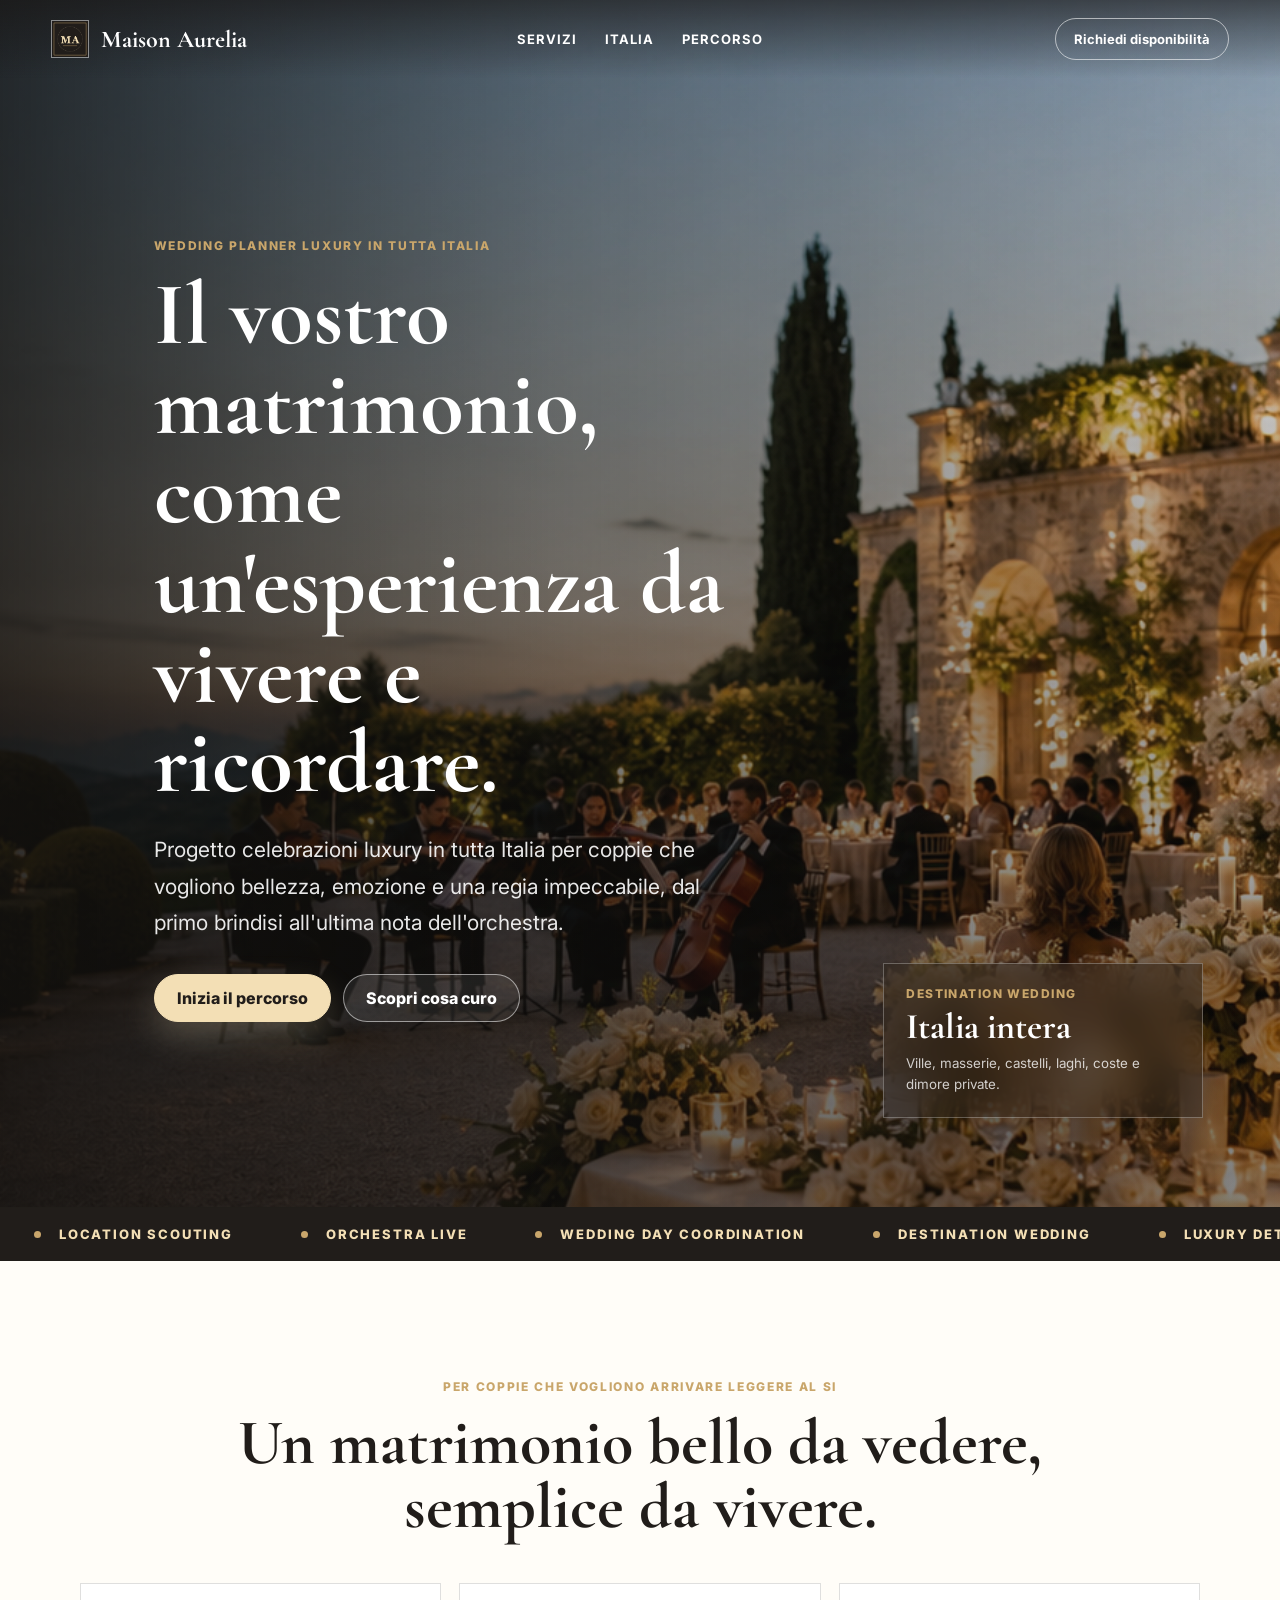
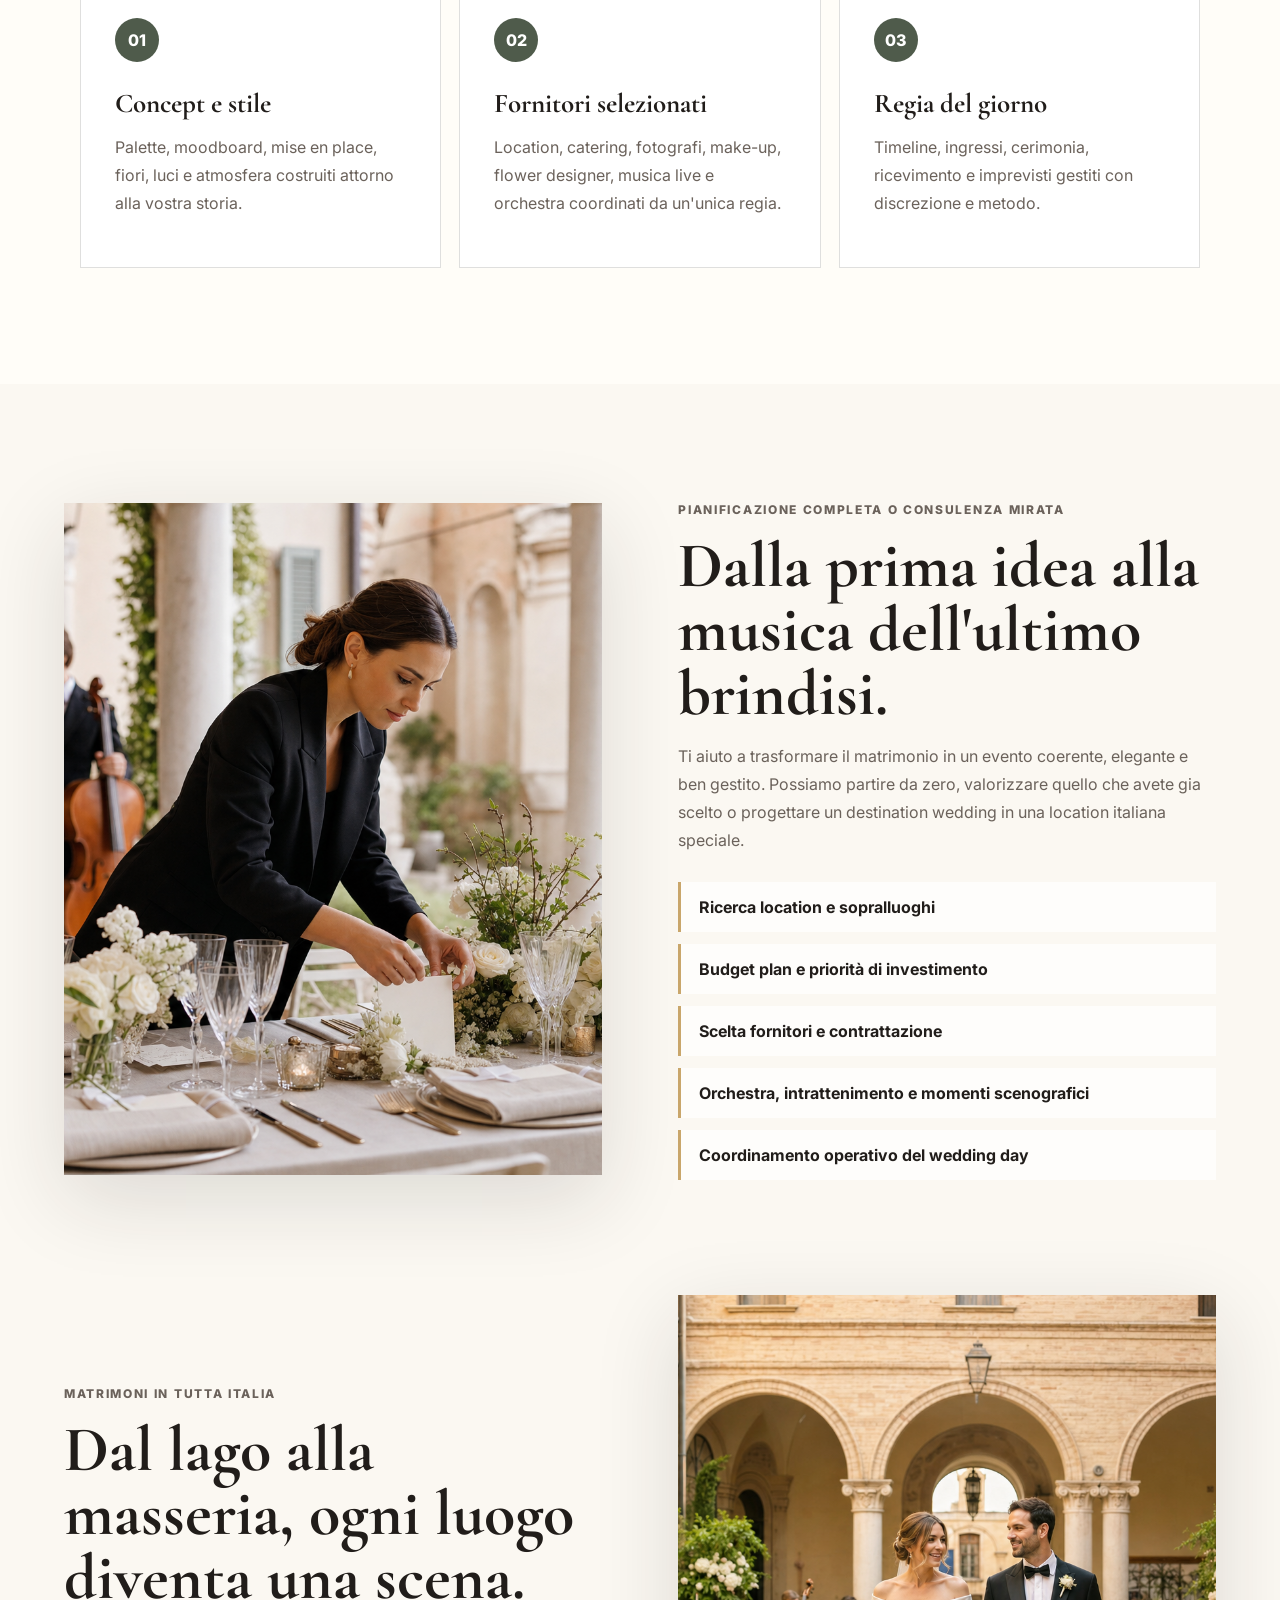
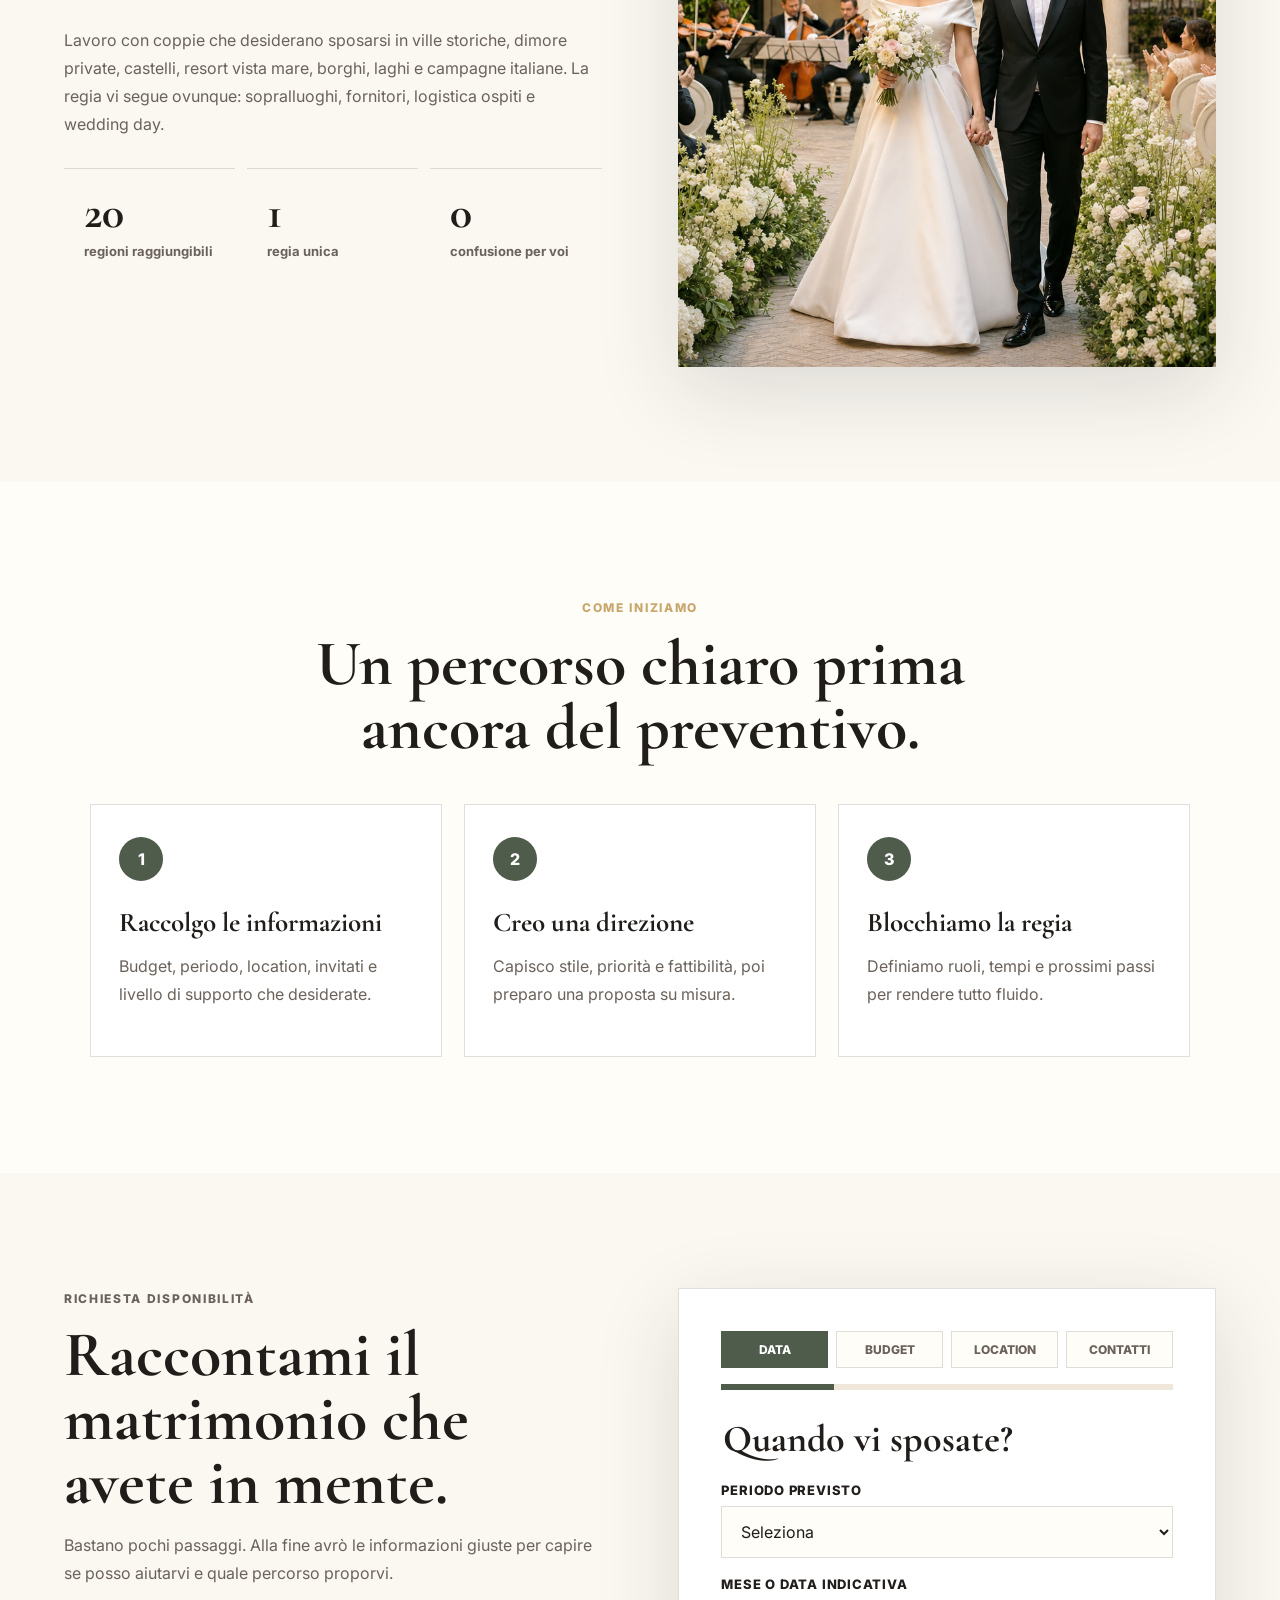
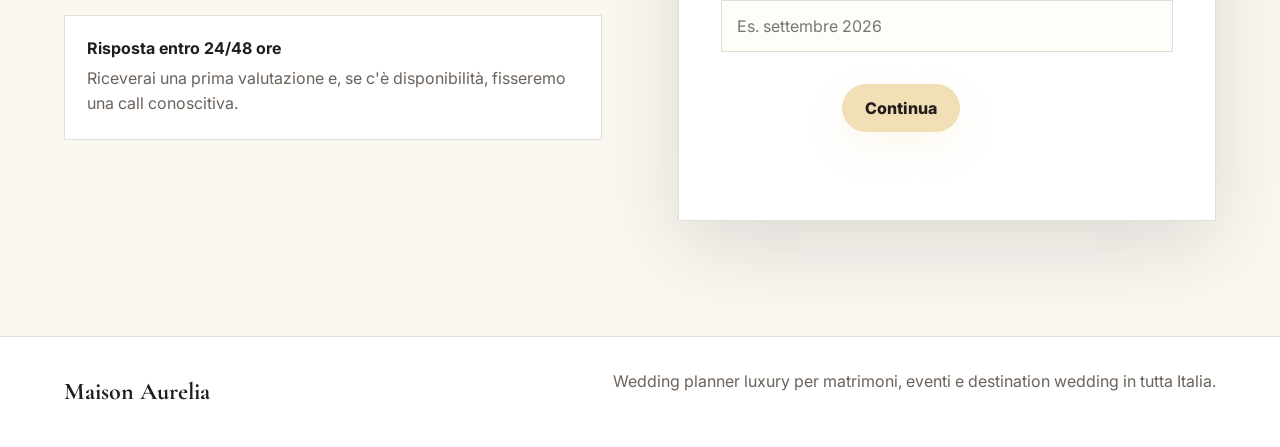
<file: index.html>
<!doctype html>
<html lang="it">
  <head>
    <!-- Tracking setup: replace the placeholder IDs with your real GTM and GA4 IDs. -->
    <script>
      window.MA_TRACKING = {
        gtmId: "GTM-NB8ZKKWX",
        ga4Id: "G-K87EJF5PFE"
      };

      (function(w,d,s,l,i){
      if (!i || i === "GTM-XXXXXXX") return;
      w[l]=w[l]||[];w[l].push({'gtm.start':
      new Date().getTime(),event:'gtm.js'});var f=d.getElementsByTagName(s)[0],
      j=d.createElement(s),dl=l!='dataLayer'?'&l='+l:'';j.async=true;j.src=
      'https://www.googletagmanager.com/gtm.js?id='+i+dl;f.parentNode.insertBefore(j,f);
      })(window,document,'script','dataLayer',window.MA_TRACKING.gtmId);

      (function(w,d,i){
      if (!i || i === "G-XXXXXXXXXX") return;
      var s=d.createElement('script');s.async=true;s.src='https://www.googletagmanager.com/gtag/js?id='+i;
      d.head.appendChild(s);w.dataLayer=w.dataLayer||[];w.gtag=function(){w.dataLayer.push(arguments);};
      w.gtag('js', new Date());w.gtag('config', i);
      })(window,document,window.MA_TRACKING.ga4Id);
    </script>
    <meta charset="UTF-8" />
    <meta name="viewport" content="width=device-width, initial-scale=1.0" />
    <title>Maison Aurelia | Wedding Planner Luxury in Italia</title>
    <meta
      name="description"
      content="Wedding planner luxury per matrimoni eleganti in tutta Italia. Progettazione, location, fornitori, orchestra e regia completa del giorno del si."
    />
    <link rel="preconnect" href="https://fonts.googleapis.com" />
    <link rel="preconnect" href="https://fonts.gstatic.com" crossorigin />
    <link rel="icon" href="assets/maison-aurelia-logo.png" type="image/png" />
    <meta property="og:image" content="https://sarazakariamkt-cyber.github.io/maison-aurelia-weddings/assets/maison-aurelia-logo.png" />
    <link
      href="https://fonts.googleapis.com/css2?family=Cormorant+Garamond:wght@500;600;700&family=Inter:wght@400;500;600;700&display=swap"
      rel="stylesheet"
    />
    <link rel="stylesheet" href="styles.css" />
  </head>
  <body>
    <header class="site-header" aria-label="Navigazione principale">
      <a class="brand brand-with-mark" href="#top">
        <img src="assets/maison-aurelia-logo.png" alt="Maison Aurelia logo" />
        <span>Maison Aurelia</span>
      </a>
      <nav>
        <a href="#servizi">Servizi</a>
        <a href="#italia">Italia</a>
        <a href="#percorso">Percorso</a>
      </nav>
      <a class="header-cta" href="#richiesta">Richiedi disponibilità</a>
    </header>

    <main id="top">
      <section class="hero" aria-label="Wedding planner luxury">
        <img src="assets/wedding-hero.png" alt="Ricevimento luxury con orchestra dal vivo" />
        <div class="hero-overlay"></div>
        <div class="hero-content">
          <p class="eyebrow">Wedding planner luxury in tutta Italia</p>
          <h1>Il vostro matrimonio, come un'esperienza da vivere e ricordare.</h1>
          <p class="hero-copy">
            Progetto celebrazioni luxury in tutta Italia per coppie che vogliono
            bellezza, emozione e una regia impeccabile, dal primo brindisi
            all'ultima nota dell'orchestra.
          </p>
          <div class="hero-actions">
            <a class="button primary" href="#richiesta">Inizia il percorso</a>
            <a class="button secondary" href="#servizi">Scopri cosa curo</a>
          </div>
        </div>
        <div class="hero-card" aria-label="Dettagli wedding experience">
          <span>Destination wedding</span>
          <strong>Italia intera</strong>
          <small>Ville, masserie, castelli, laghi, coste e dimore private.</small>
        </div>
      </section>

      <div class="marquee" aria-hidden="true">
        <div>
          <span>Location scouting</span>
          <span>Orchestra live</span>
          <span>Wedding day coordination</span>
          <span>Destination wedding</span>
          <span>Luxury details</span>
          <span>Location scouting</span>
          <span>Orchestra live</span>
          <span>Wedding day coordination</span>
        </div>
      </div>

      <section class="intro band">
        <div class="section-heading" data-reveal>
          <p class="eyebrow">Per coppie che vogliono arrivare leggere al si</p>
          <h2>Un matrimonio bello da vedere, semplice da vivere.</h2>
        </div>
        <div class="intro-grid">
          <article data-reveal>
            <span>01</span>
            <h3>Concept e stile</h3>
            <p>Palette, moodboard, mise en place, fiori, luci e atmosfera costruiti attorno alla vostra storia.</p>
          </article>
          <article data-reveal>
            <span>02</span>
            <h3>Fornitori selezionati</h3>
            <p>Location, catering, fotografi, make-up, flower designer, musica live e orchestra coordinati da un'unica regia.</p>
          </article>
          <article data-reveal>
            <span>03</span>
            <h3>Regia del giorno</h3>
            <p>Timeline, ingressi, cerimonia, ricevimento e imprevisti gestiti con discrezione e metodo.</p>
          </article>
        </div>
      </section>

      <section id="servizi" class="split-section">
        <div class="split-image" data-reveal>
          <img src="assets/wedding-planning.png" alt="Wedding planner che cura un allestimento elegante" />
        </div>
        <div class="split-copy" data-reveal>
          <p class="eyebrow">Pianificazione completa o consulenza mirata</p>
          <h2>Dalla prima idea alla musica dell'ultimo brindisi.</h2>
          <p>
            Ti aiuto a trasformare il matrimonio in un evento coerente, elegante e ben gestito.
            Possiamo partire da zero, valorizzare quello che avete gia scelto o progettare
            un destination wedding in una location italiana speciale.
          </p>
          <ul class="check-list">
            <li>Ricerca location e sopralluoghi</li>
            <li>Budget plan e priorità di investimento</li>
            <li>Scelta fornitori e contrattazione</li>
            <li>Orchestra, intrattenimento e momenti scenografici</li>
            <li>Coordinamento operativo del wedding day</li>
          </ul>
        </div>
      </section>

      <section id="italia" class="italy-section">
        <div class="italy-copy" data-reveal>
          <p class="eyebrow">Matrimoni in tutta Italia</p>
          <h2>Dal lago alla masseria, ogni luogo diventa una scena.</h2>
          <p>
            Lavoro con coppie che desiderano sposarsi in ville storiche, dimore private,
            castelli, resort vista mare, borghi, laghi e campagne italiane. La regia
            vi segue ovunque: sopralluoghi, fornitori, logistica ospiti e wedding day.
          </p>
          <div class="stats">
            <div><strong data-count="20">0</strong><span>regioni raggiungibili</span></div>
            <div><strong data-count="1">0</strong><span>regia unica</span></div>
            <div><strong data-count="0">0</strong><span>confusione per voi</span></div>
          </div>
        </div>
        <div class="italy-image" data-reveal>
          <img src="assets/wedding-italy.png" alt="Cerimonia luxury italiana con orchestra" />
        </div>
      </section>

      <section id="percorso" class="process band">
        <div class="section-heading narrow" data-reveal>
          <p class="eyebrow">Come iniziamo</p>
          <h2>Un percorso chiaro prima ancora del preventivo.</h2>
        </div>
        <div class="timeline">
          <div data-reveal>
            <span>1</span>
            <h3>Raccolgo le informazioni</h3>
            <p>Budget, periodo, location, invitati e livello di supporto che desiderate.</p>
          </div>
          <div data-reveal>
            <span>2</span>
            <h3>Creo una direzione</h3>
            <p>Capisco stile, priorità e fattibilità, poi preparo una proposta su misura.</p>
          </div>
          <div data-reveal>
            <span>3</span>
            <h3>Blocchiamo la regia</h3>
            <p>Definiamo ruoli, tempi e prossimi passi per rendere tutto fluido.</p>
          </div>
        </div>
      </section>

      <section id="richiesta" class="lead-section">
        <div class="lead-copy" data-reveal>
          <p class="eyebrow">Richiesta disponibilità</p>
          <h2>Raccontami il matrimonio che avete in mente.</h2>
          <p>
            Bastano pochi passaggi. Alla fine avrò le informazioni giuste per capire
            se posso aiutarvi e quale percorso proporvi.
          </p>
          <div class="contact-note">
            <strong>Risposta entro 24/48 ore</strong>
            <span>Riceverai una prima valutazione e, se c'è disponibilità, fisseremo una call conoscitiva.</span>
          </div>
        </div>

        <form
          class="wizard"
          id="weddingForm"
          data-reveal
          data-leads-endpoint="PASTE_GOOGLE_APPS_SCRIPT_WEB_APP_URL_HERE"
        >
          <div class="step-dots" aria-label="Step richiesta">
            <span class="active">Data</span>
            <span>Budget</span>
            <span>Location</span>
            <span>Contatti</span>
          </div>
          <div class="progress" aria-label="Avanzamento form">
            <span class="progress-bar" id="progressBar"></span>
          </div>

          <fieldset class="step active" data-step="0">
            <legend>Quando vi sposate?</legend>
            <label>
              <span>Periodo previsto</span>
              <select name="periodo" required>
                <option value="">Seleziona</option>
                <option>Quest'anno</option>
                <option>Prossimo anno</option>
                <option>Tra due anni</option>
                <option>Data ancora da definire</option>
              </select>
            </label>
            <label>
              <span>Mese o data indicativa</span>
              <input name="data" type="text" placeholder="Es. settembre 2026" />
            </label>
          </fieldset>

          <fieldset class="step" data-step="1">
            <legend>Budget e dimensione</legend>
            <label>
              <span>Budget complessivo indicativo</span>
              <select name="budget" required>
                <option value="">Seleziona</option>
                <option>Fino a 20.000 euro</option>
                <option>20.000 - 35.000 euro</option>
                <option>35.000 - 60.000 euro</option>
                <option>Oltre 60.000 euro</option>
              </select>
            </label>
            <label>
              <span>Numero invitati</span>
              <input name="invitati" type="number" min="10" max="500" placeholder="Es. 120" required />
            </label>
          </fieldset>

          <fieldset class="step" data-step="2">
            <legend>Location e stile</legend>
            <label>
              <span>Avete già una location?</span>
              <select name="location" required>
                <option value="">Seleziona</option>
                <option>Si, già prenotata</option>
                <option>Si, ma non ancora confermata</option>
                <option>No, vorremmo aiuto a trovarla</option>
              </select>
            </label>
            <label>
              <span>Dove vorreste sposarvi?</span>
              <input name="zona" type="text" placeholder="Es. Toscana, Lago di Como, Puglia, Sicilia" required />
            </label>
          </fieldset>

          <fieldset class="step" data-step="3">
            <legend>Contatti</legend>
            <label>
              <span>Nome</span>
              <input name="nome" type="text" placeholder="Il tuo nome" required />
            </label>
            <label>
              <span>Email o WhatsApp</span>
              <input name="contatto" type="text" placeholder="Email o numero" required />
            </label>
            <label>
              <span>Cosa desiderate?</span>
              <textarea name="messaggio" rows="4" placeholder="Raccontami atmosfera, priorità, dubbi o sogni."></textarea>
            </label>
          </fieldset>

          <div class="wizard-actions">
            <button class="button ghost" type="button" id="prevBtn">Indietro</button>
            <button class="button primary" type="button" id="nextBtn">Continua</button>
            <button class="button primary hidden" type="submit" id="submitBtn">Invia richiesta</button>
          </div>
          <p class="form-status" id="formStatus" role="status" aria-live="polite"></p>
        </form>
      </section>
    </main>

    <footer>
      <p>Maison Aurelia</p>
      <span>Wedding planner luxury per matrimoni, eventi e destination wedding in tutta Italia.</span>
    </footer>

    <script src="script.js"></script>
  </body>
</html>
</file>
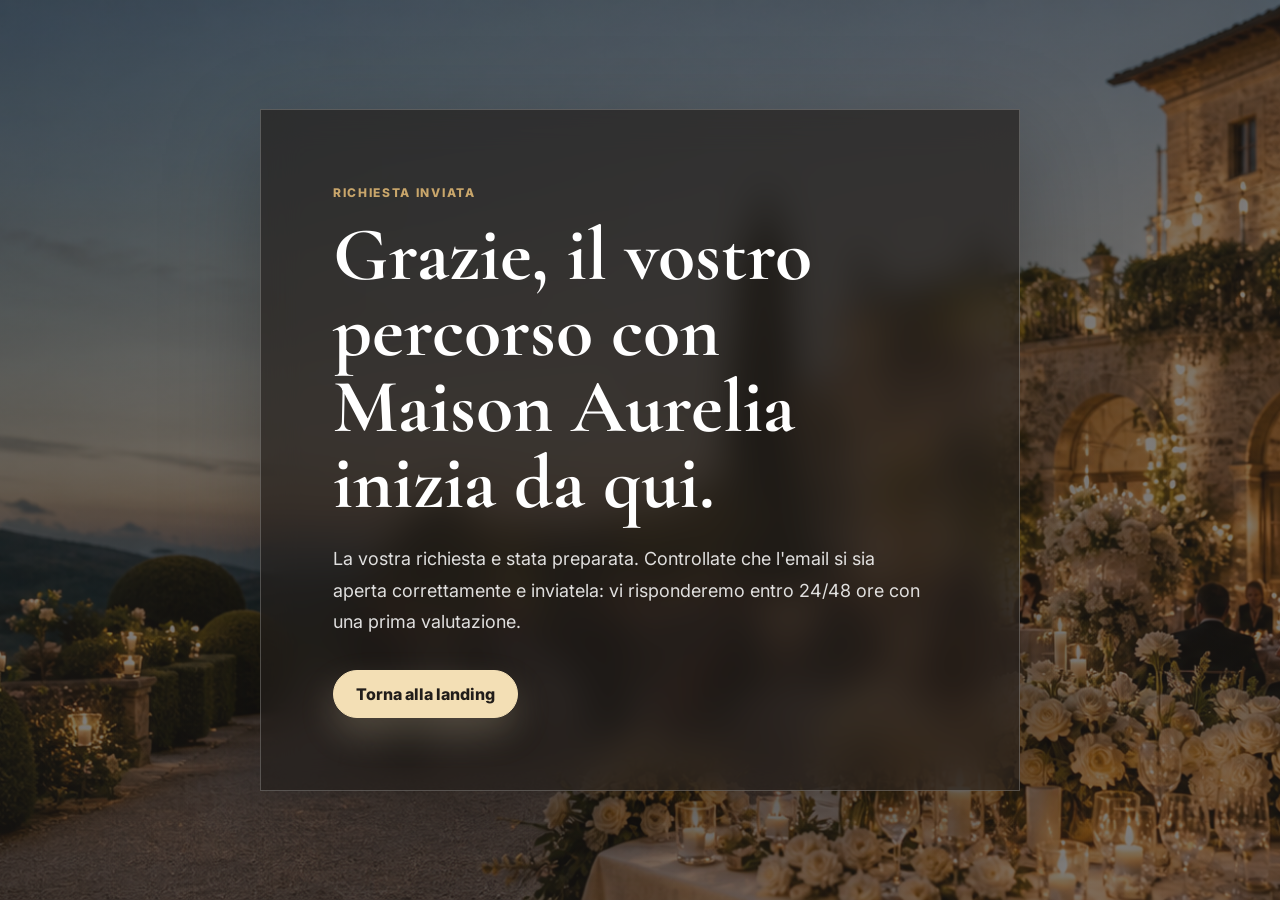
<file: thank-you.html>
<!doctype html>
<html lang="it">
  <head>
    <!-- Tracking setup: replace the placeholder IDs with your real GTM and GA4 IDs. -->
    <script>
      window.MA_TRACKING = {
        gtmId: "GTM-NB8ZKKWX",
        ga4Id: "G-K87EJF5PFE"
      };

      (function(w,d,s,l,i){
      if (!i || i === "GTM-XXXXXXX") return;
      w[l]=w[l]||[];w[l].push({'gtm.start':
      new Date().getTime(),event:'gtm.js'});var f=d.getElementsByTagName(s)[0],
      j=d.createElement(s),dl=l!='dataLayer'?'&l='+l:'';j.async=true;j.src=
      'https://www.googletagmanager.com/gtm.js?id='+i+dl;f.parentNode.insertBefore(j,f);
      })(window,document,'script','dataLayer',window.MA_TRACKING.gtmId);

      (function(w,d,i){
      if (!i || i === "G-XXXXXXXXXX") return;
      var s=d.createElement('script');s.async=true;s.src='https://www.googletagmanager.com/gtag/js?id='+i;
      d.head.appendChild(s);w.dataLayer=w.dataLayer||[];w.gtag=function(){w.dataLayer.push(arguments);};
      w.gtag('js', new Date());w.gtag('config', i);
      })(window,document,window.MA_TRACKING.ga4Id);
    </script>
    <meta charset="UTF-8" />
    <meta name="viewport" content="width=device-width, initial-scale=1.0" />
    <title>Richiesta Ricevuta | Maison Aurelia</title>
    <link rel="preconnect" href="https://fonts.googleapis.com" />
    <link rel="preconnect" href="https://fonts.gstatic.com" crossorigin />
    <link rel="icon" href="assets/maison-aurelia-logo.png" type="image/png" />
    <meta property="og:image" content="https://sarazakariamkt-cyber.github.io/maison-aurelia-weddings/assets/maison-aurelia-logo.png" />
    <link
      href="https://fonts.googleapis.com/css2?family=Cormorant+Garamond:wght@500;600;700&family=Inter:wght@400;500;600;700&display=swap"
      rel="stylesheet"
    />
    <link rel="stylesheet" href="styles.css" />
  </head>
  <body>
    <main class="thank-you-page">
      <section class="thank-you-panel">
        <p class="eyebrow">Richiesta inviata</p>
        <h1>Grazie, il vostro percorso con Maison Aurelia inizia da qui.</h1>
        <p>
          La vostra richiesta e stata preparata. Controllate che l'email si sia aperta
          correttamente e inviatela: vi risponderemo entro 24/48 ore con una prima
          valutazione.
        </p>
        <a class="button primary" href="index.html">Torna alla landing</a>
      </section>
    </main>

    <script>
      window.dataLayer = window.dataLayer || [];
      window.dataLayer.push({
        event: "generate_lead_thank_you",
        page_type: "lead_confirmation",
        brand: "Maison Aurelia"
      });
    </script>
  </body>
</html>
</file>
<file: styles.css>
:root {
  --ink: #211d1a;
  --muted: #6b625b;
  --paper: #fbf8f2;
  --ivory: #fffdf8;
  --sage: #77836f;
  --olive: #4f5b4b;
  --champagne: #c9a66b;
  --line: rgba(33, 29, 26, 0.14);
  --shadow: 0 24px 80px rgba(33, 29, 26, 0.14);
  font-family: "Inter", system-ui, sans-serif;
}

* {
  box-sizing: border-box;
}

html {
  scroll-behavior: smooth;
}

body {
  margin: 0;
  color: var(--ink);
  background: var(--paper);
}

body::selection {
  color: #fff;
  background: var(--olive);
}

img {
  display: block;
  width: 100%;
}

a {
  color: inherit;
  text-decoration: none;
}

.site-header {
  position: fixed;
  top: 0;
  left: 0;
  right: 0;
  z-index: 20;
  display: grid;
  grid-template-columns: 1fr auto 1fr;
  align-items: center;
  gap: 24px;
  padding: 18px clamp(18px, 4vw, 54px);
  color: #fff;
  background: linear-gradient(to bottom, rgba(25, 22, 20, 0.62), rgba(25, 22, 20, 0));
  transition: background 0.25s ease, padding 0.25s ease, box-shadow 0.25s ease;
}

.site-header.scrolled {
  padding-top: 12px;
  padding-bottom: 12px;
  background: rgba(31, 28, 24, 0.9);
  backdrop-filter: blur(18px);
  box-shadow: 0 12px 40px rgba(0, 0, 0, 0.18);
}

.brand {
  font-family: "Cormorant Garamond", serif;
  font-size: 24px;
  font-weight: 700;
}

.brand-with-mark {
  display: inline-flex;
  align-items: center;
  gap: 12px;
}

.brand-with-mark img {
  width: 38px;
  height: 38px;
  border: 1px solid rgba(255, 255, 255, 0.48);
}

nav {
  display: flex;
  gap: 28px;
  font-size: 13px;
  font-weight: 700;
  letter-spacing: 0.08em;
  text-transform: uppercase;
}

.header-cta {
  justify-self: end;
  padding: 12px 18px;
  border: 1px solid rgba(255, 255, 255, 0.58);
  border-radius: 999px;
  font-size: 13px;
  font-weight: 700;
}

.hero {
  position: relative;
  min-height: 92vh;
  display: grid;
  align-items: center;
  overflow: hidden;
}

.hero img,
.hero-overlay {
  position: absolute;
  inset: 0;
  height: 100%;
}

.hero img {
  object-fit: cover;
  transform: scale(1.04);
  transition: transform 0.18s ease-out;
}

.hero-overlay {
  background:
    linear-gradient(90deg, rgba(19, 17, 15, 0.82), rgba(19, 17, 15, 0.43) 43%, rgba(19, 17, 15, 0.12)),
    linear-gradient(to top, rgba(19, 17, 15, 0.45), rgba(19, 17, 15, 0));
}

.hero-content {
  position: relative;
  z-index: 1;
  max-width: 760px;
  padding: 120px clamp(22px, 7vw, 96px) 70px;
  color: #fff;
  animation: heroEntrance 0.9s ease both;
}

.eyebrow {
  margin: 0 0 14px;
  color: var(--champagne);
  font-size: 12px;
  font-weight: 800;
  letter-spacing: 0.14em;
  text-transform: uppercase;
}

h1,
h2,
h3 {
  margin: 0;
  font-family: "Cormorant Garamond", serif;
  font-weight: 700;
  line-height: 1;
}

h1 {
  max-width: 720px;
  font-size: clamp(48px, 7vw, 92px);
}

h2 {
  font-size: clamp(38px, 5vw, 64px);
}

h3 {
  font-size: 27px;
}

p {
  line-height: 1.75;
}

.hero-copy {
  max-width: 620px;
  margin: 24px 0 0;
  color: rgba(255, 255, 255, 0.9);
  font-size: clamp(17px, 2vw, 21px);
}

.hero-actions,
.wizard-actions {
  display: flex;
  flex-wrap: wrap;
  gap: 12px;
  margin-top: 32px;
}

.hero-card {
  position: absolute;
  right: clamp(18px, 6vw, 86px);
  bottom: clamp(26px, 7vw, 90px);
  z-index: 2;
  width: min(320px, calc(100% - 36px));
  padding: 22px;
  color: #fff;
  border: 1px solid rgba(255, 255, 255, 0.28);
  background: rgba(31, 28, 24, 0.42);
  backdrop-filter: blur(18px);
  box-shadow: 0 30px 70px rgba(0, 0, 0, 0.24);
  animation: floatCard 5.8s ease-in-out infinite;
}

.hero-card span,
.hero-card small {
  display: block;
}

.hero-card span {
  color: var(--champagne);
  font-size: 12px;
  font-weight: 800;
  letter-spacing: 0.12em;
  text-transform: uppercase;
}

.hero-card strong {
  display: block;
  margin: 8px 0;
  font-family: "Cormorant Garamond", serif;
  font-size: 36px;
  line-height: 1;
}

.hero-card small {
  color: rgba(255, 255, 255, 0.78);
  line-height: 1.55;
}

.marquee {
  overflow: hidden;
  border-block: 1px solid var(--line);
  background: #211d1a;
  color: #f3dfb5;
}

.marquee div {
  display: flex;
  width: max-content;
  animation: marqueeSlide 26s linear infinite;
}

.marquee span {
  display: inline-flex;
  align-items: center;
  padding: 18px 34px;
  font-size: 13px;
  font-weight: 800;
  letter-spacing: 0.14em;
  text-transform: uppercase;
  white-space: nowrap;
}

.marquee span::before {
  content: "";
  width: 7px;
  height: 7px;
  margin-right: 18px;
  border-radius: 50%;
  background: var(--champagne);
}

.button {
  display: inline-flex;
  align-items: center;
  justify-content: center;
  min-height: 48px;
  padding: 0 22px;
  border: 1px solid transparent;
  border-radius: 999px;
  font: inherit;
  font-weight: 800;
  cursor: pointer;
  transition: transform 0.2s ease, box-shadow 0.2s ease, background 0.2s ease;
}

.button:hover {
  transform: translateY(-2px);
}

.button.primary {
  color: #211d1a;
  background: #f3dfb5;
  border-color: #f3dfb5;
  box-shadow: 0 16px 34px rgba(243, 223, 181, 0.22);
}

.button.secondary {
  color: #fff;
  border-color: rgba(255, 255, 255, 0.52);
  background: rgba(255, 255, 255, 0.08);
}

.button.ghost {
  color: var(--ink);
  border-color: var(--line);
  background: transparent;
}

.band {
  background: var(--ivory);
}

section {
  padding: clamp(70px, 9vw, 118px) clamp(20px, 5vw, 78px);
}

.section-heading {
  max-width: 860px;
  margin: 0 auto 44px;
  text-align: center;
}

.section-heading.narrow {
  max-width: 680px;
}

.intro-grid {
  display: grid;
  grid-template-columns: repeat(3, minmax(0, 1fr));
  gap: 18px;
  max-width: 1120px;
  margin: 0 auto;
}

.intro-grid article {
  min-height: 260px;
  padding: 34px;
  border: 1px solid var(--line);
  background: #fff;
  transition: transform 0.25s ease, box-shadow 0.25s ease, border-color 0.25s ease;
}

.intro-grid article:hover,
.timeline div:hover {
  transform: translateY(-8px);
  border-color: rgba(201, 166, 107, 0.48);
  box-shadow: 0 22px 60px rgba(33, 29, 26, 0.1);
}

.intro-grid span,
.timeline span {
  display: inline-flex;
  align-items: center;
  justify-content: center;
  width: 44px;
  height: 44px;
  margin-bottom: 28px;
  border-radius: 50%;
  color: #fff;
  background: var(--olive);
  font-weight: 800;
}

.intro-grid p,
.split-copy p,
.italy-copy p,
.lead-copy p,
.timeline p {
  color: var(--muted);
}

.split-section,
.italy-section,
.lead-section {
  display: grid;
  grid-template-columns: minmax(0, 1fr) minmax(0, 1fr);
  gap: clamp(36px, 6vw, 86px);
  align-items: center;
  max-width: 1280px;
  margin: 0 auto;
}

.split-image img,
.italy-image img {
  aspect-ratio: 4 / 5;
  object-fit: cover;
  box-shadow: var(--shadow);
  transition: transform 0.45s ease, filter 0.45s ease;
}

.split-image:hover img,
.italy-image:hover img {
  transform: scale(1.025);
  filter: saturate(1.04) contrast(1.03);
}

.check-list {
  display: grid;
  gap: 12px;
  margin: 28px 0 0;
  padding: 0;
  list-style: none;
}

.check-list li {
  padding: 15px 18px;
  border-left: 3px solid var(--champagne);
  background: rgba(255, 255, 255, 0.72);
  font-weight: 700;
}

.italy-section {
  padding-top: 0;
}

.stats {
  display: grid;
  grid-template-columns: repeat(3, 1fr);
  gap: 12px;
  margin-top: 30px;
}

.stats div {
  padding: 20px;
  border-top: 1px solid var(--line);
}

.stats strong {
  display: block;
  font-family: "Cormorant Garamond", serif;
  font-size: 46px;
  line-height: 1;
}

.stats span {
  display: block;
  margin-top: 8px;
  color: var(--muted);
  font-size: 13px;
  font-weight: 700;
}

.timeline {
  display: grid;
  grid-template-columns: repeat(3, 1fr);
  gap: 22px;
  max-width: 1100px;
  margin: 0 auto;
}

.timeline div {
  padding: 32px 28px;
  background: #fff;
  border: 1px solid var(--line);
  transition: transform 0.25s ease, box-shadow 0.25s ease, border-color 0.25s ease;
}

.lead-section {
  align-items: start;
}

.contact-note {
  margin-top: 28px;
  padding: 22px;
  border: 1px solid var(--line);
  background: #fff;
}

.contact-note strong,
.contact-note span {
  display: block;
}

.contact-note span {
  margin-top: 8px;
  color: var(--muted);
  line-height: 1.6;
}

.wizard {
  padding: clamp(24px, 4vw, 42px);
  background: #fff;
  border: 1px solid var(--line);
  box-shadow: var(--shadow);
}

.step-dots {
  display: grid;
  grid-template-columns: repeat(4, 1fr);
  gap: 8px;
  margin-bottom: 16px;
}

.step-dots span {
  padding: 10px 8px;
  color: var(--muted);
  background: var(--ivory);
  border: 1px solid var(--line);
  font-size: 12px;
  font-weight: 800;
  text-align: center;
  text-transform: uppercase;
}

.step-dots span.active {
  color: #fff;
  background: var(--olive);
  border-color: var(--olive);
}

.progress {
  height: 6px;
  margin-bottom: 30px;
  overflow: hidden;
  background: #eee7da;
}

.progress-bar {
  display: block;
  width: 25%;
  height: 100%;
  background: var(--olive);
  transition: width 0.25s ease;
}

fieldset {
  margin: 0;
  padding: 0;
  border: 0;
}

.step {
  display: none;
}

.step.active {
  display: grid;
  gap: 18px;
  animation: stepIn 0.28s ease both;
}

legend {
  margin-bottom: 24px;
  font-family: "Cormorant Garamond", serif;
  font-size: 38px;
  font-weight: 700;
  line-height: 1;
}

label span {
  display: block;
  margin-bottom: 8px;
  font-size: 13px;
  font-weight: 800;
  letter-spacing: 0.06em;
  text-transform: uppercase;
}

input,
select,
textarea {
  width: 100%;
  min-height: 52px;
  padding: 14px 15px;
  border: 1px solid var(--line);
  border-radius: 0;
  color: var(--ink);
  background: var(--ivory);
  font: inherit;
  transition: border-color 0.2s ease, box-shadow 0.2s ease, background 0.2s ease;
}

input:focus,
select:focus,
textarea:focus {
  outline: 0;
  border-color: rgba(201, 166, 107, 0.9);
  background: #fff;
  box-shadow: 0 0 0 4px rgba(201, 166, 107, 0.12);
}

textarea {
  resize: vertical;
}

.hidden {
  display: none;
}

.form-status {
  min-height: 28px;
  margin: 18px 0 0;
  color: var(--olive);
  font-weight: 800;
}

footer {
  display: flex;
  justify-content: space-between;
  gap: 24px;
  padding: 34px clamp(20px, 5vw, 78px);
  border-top: 1px solid var(--line);
  color: var(--muted);
  background: #fff;
}

footer p {
  margin: 0;
  color: var(--ink);
  font-family: "Cormorant Garamond", serif;
  font-size: 24px;
  font-weight: 700;
}

.thank-you-page {
  min-height: 100vh;
  display: grid;
  place-items: center;
  padding: 32px;
  background:
    linear-gradient(rgba(33, 29, 26, 0.58), rgba(33, 29, 26, 0.58)),
    url("assets/wedding-hero.png") center / cover;
}

.thank-you-panel {
  max-width: 760px;
  padding: clamp(32px, 6vw, 72px);
  color: #fff;
  background: rgba(33, 29, 26, 0.68);
  border: 1px solid rgba(255, 255, 255, 0.22);
  backdrop-filter: blur(18px);
  box-shadow: 0 30px 90px rgba(0, 0, 0, 0.28);
}

.thank-you-panel h1 {
  font-size: clamp(44px, 7vw, 76px);
}

.thank-you-panel p:not(.eyebrow) {
  max-width: 600px;
  margin: 22px 0 32px;
  color: rgba(255, 255, 255, 0.86);
  font-size: 18px;
}

[data-reveal] {
  opacity: 0;
  transform: translateY(26px);
  transition: opacity 0.7s ease, transform 0.7s ease;
}

[data-reveal].revealed {
  opacity: 1;
  transform: translateY(0);
}

@keyframes heroEntrance {
  from {
    opacity: 0;
    transform: translateY(18px);
  }
  to {
    opacity: 1;
    transform: translateY(0);
  }
}

@keyframes floatCard {
  0%,
  100% {
    transform: translateY(0);
  }
  50% {
    transform: translateY(-14px);
  }
}

@keyframes marqueeSlide {
  from {
    transform: translateX(0);
  }
  to {
    transform: translateX(-50%);
  }
}

@keyframes stepIn {
  from {
    opacity: 0;
    transform: translateX(10px);
  }
  to {
    opacity: 1;
    transform: translateX(0);
  }
}

@media (prefers-reduced-motion: reduce) {
  *,
  *::before,
  *::after {
    animation-duration: 0.001ms !important;
    animation-iteration-count: 1 !important;
    scroll-behavior: auto !important;
    transition-duration: 0.001ms !important;
  }
}

@media (max-width: 860px) {
  .site-header {
    position: absolute;
    grid-template-columns: 1fr;
    gap: 14px;
    color: #fff;
  }

  nav {
    order: 3;
    gap: 16px;
    overflow-x: auto;
  }

  .header-cta {
    justify-self: start;
  }

  .hero {
    min-height: 86vh;
  }

  .hero-content {
    padding-top: 190px;
    padding-bottom: 170px;
  }

  .hero-card {
    left: 18px;
    right: auto;
    bottom: 24px;
  }

  .intro-grid,
  .split-section,
  .italy-section,
  .lead-section,
  .timeline {
    grid-template-columns: 1fr;
  }

  .italy-section {
    padding-top: 70px;
  }

  .stats {
    grid-template-columns: 1fr;
  }

  .step-dots {
    grid-template-columns: repeat(2, 1fr);
  }

  footer {
    display: block;
  }
}

@media (max-width: 520px) {
  h1 {
    font-size: 45px;
  }

  h2 {
    font-size: 38px;
  }

  section {
    padding-left: 18px;
    padding-right: 18px;
  }

  .intro-grid article,
  .timeline div,
  .wizard {
    padding: 24px;
  }

  .button {
    width: 100%;
  }
}
</file>
